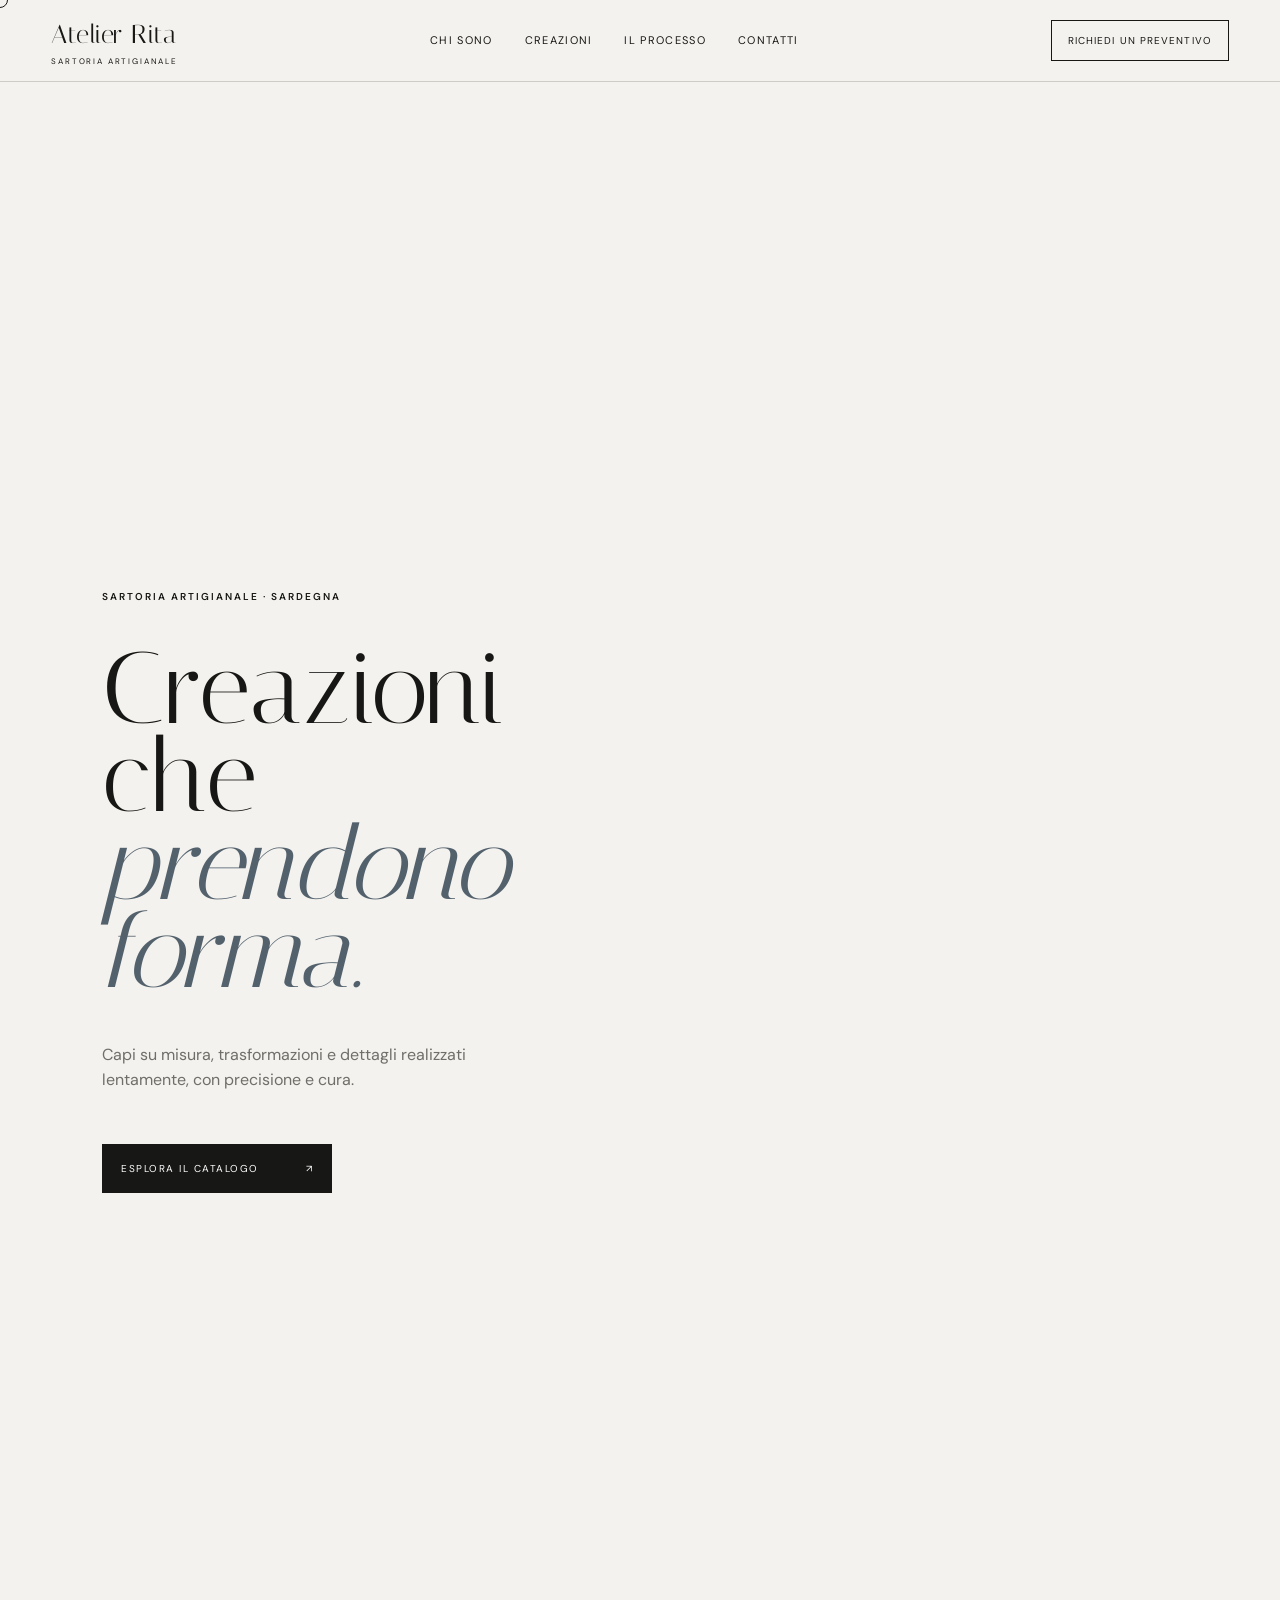
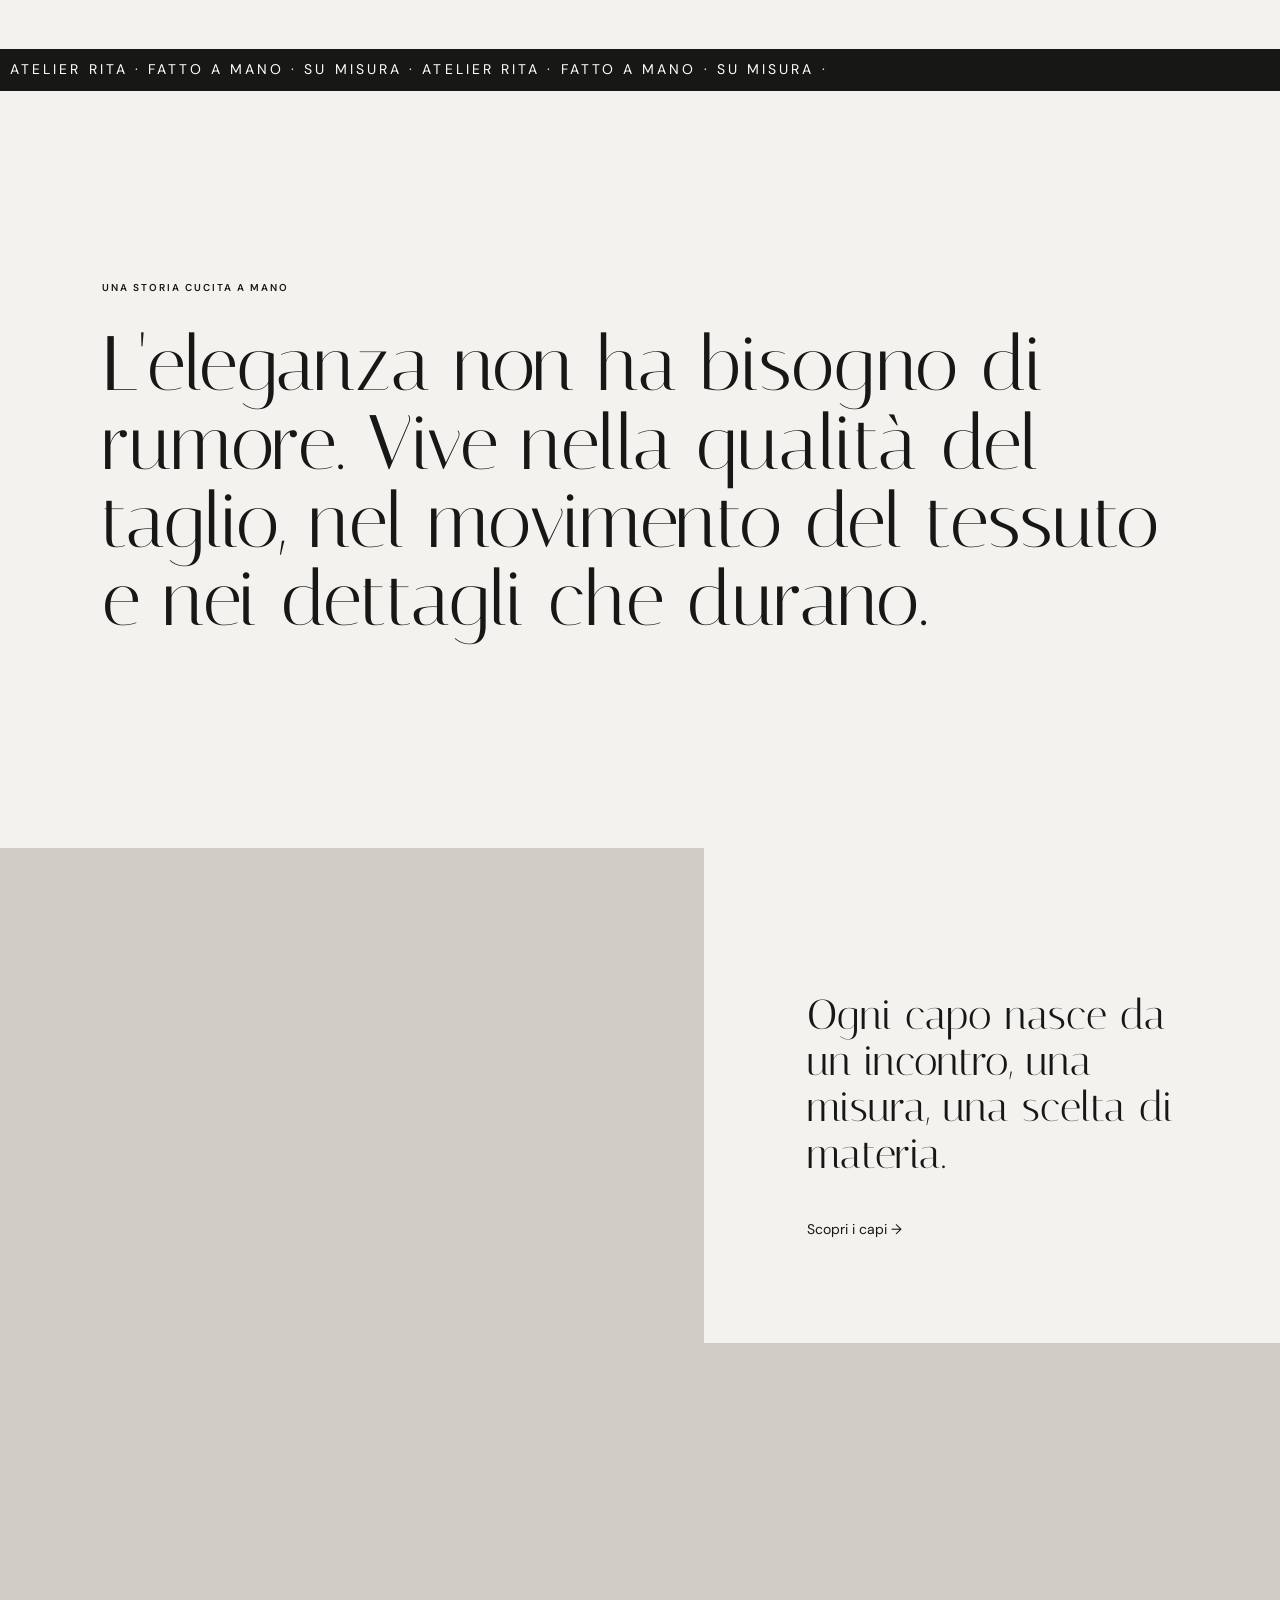
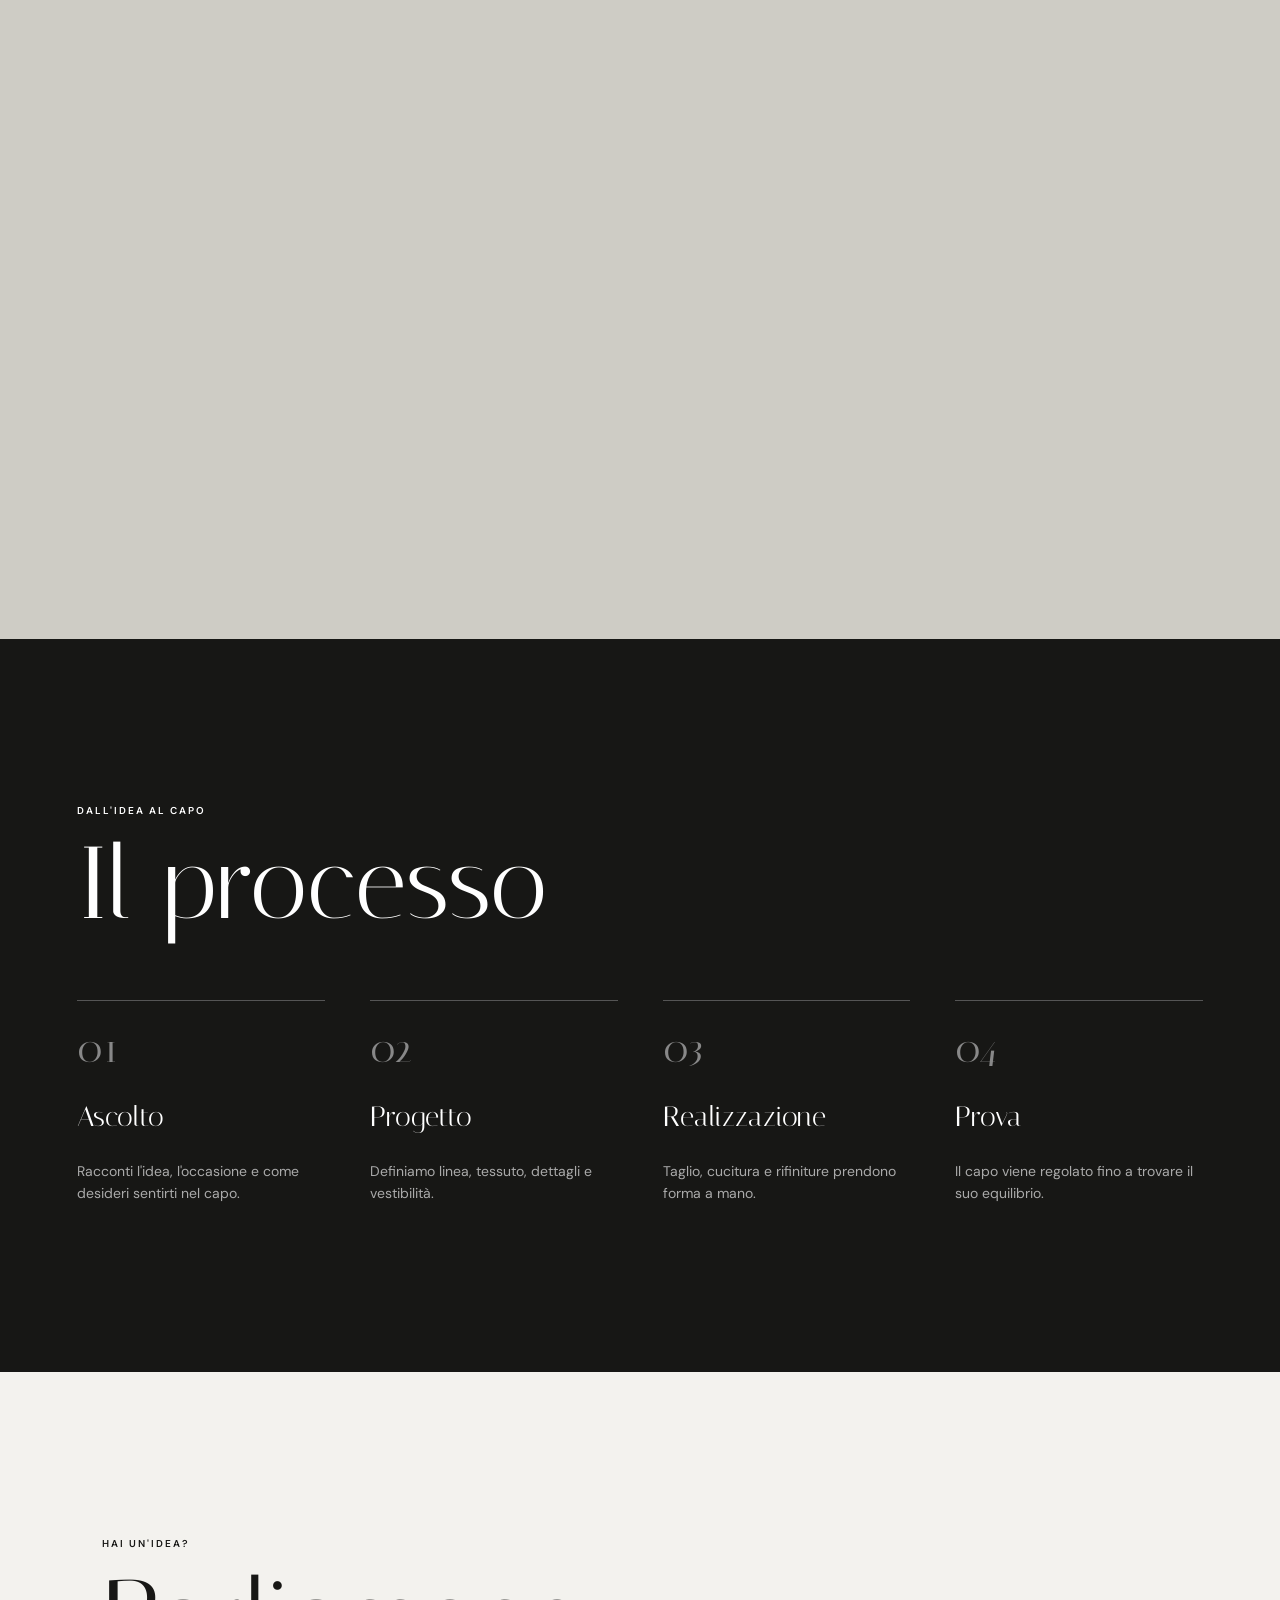
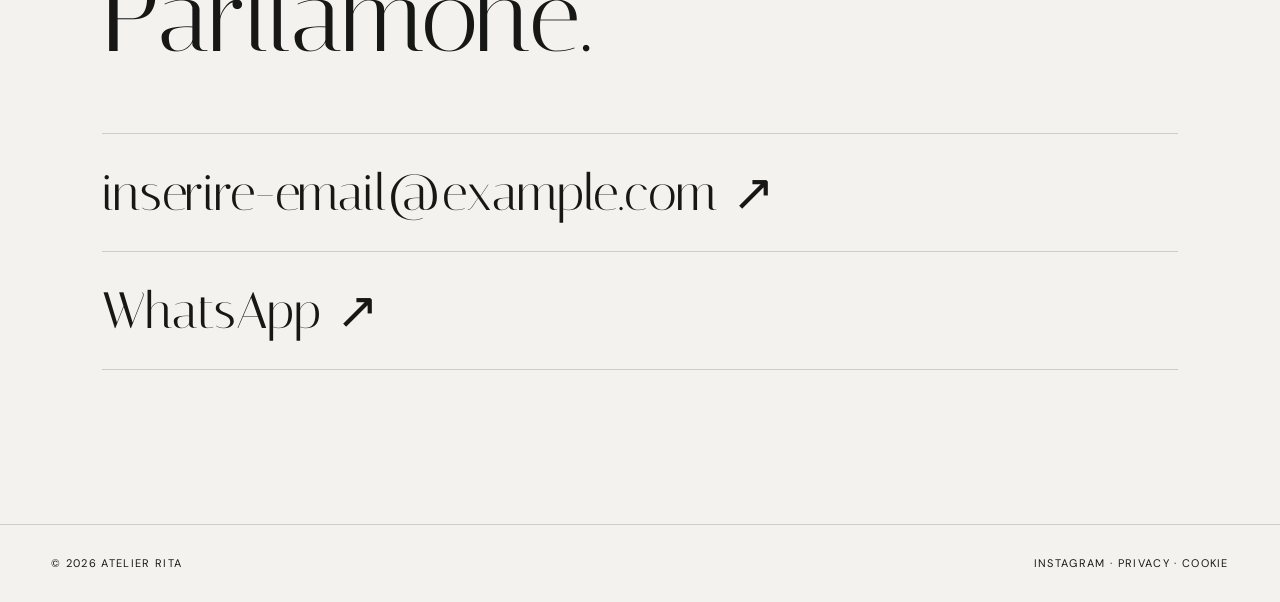
<file: index.html>
<!doctype html><html lang="it"><head><meta charset="utf-8"><meta name="viewport" content="width=device-width,initial-scale=1"><meta name="description" content="Atelier Rita, sartoria artigianale e creazioni su misura."><title>Atelier Rita | Sartoria artigianale</title><link rel="preconnect" href="https://fonts.googleapis.com"><link rel="preconnect" href="https://fonts.gstatic.com" crossorigin><link href="https://fonts.googleapis.com/css2?family=DM+Sans:wght@300;400;500;600&family=Italiana&display=swap" rel="stylesheet"><link rel="stylesheet" href="styles.css"></head><body>
<div class="cursor"></div><header class="topbar"><a class="brand" href="index.html">Atelier Rita<span>Sartoria artigianale</span></a><button class="menu" aria-label="Apri menu">Menu</button><nav><a href="#storia">Chi sono</a><a href="catalogo.html">Creazioni</a><a href="#processo">Il processo</a><a href="#contatti">Contatti</a></nav><a class="pill" href="#contatti">Richiedi un preventivo</a></header>
<main><section class="hero"><div class="hero-copy reveal"><p class="eyebrow">Sartoria artigianale · Sardegna</p><h1>Creazioni che<br><em>prendono forma.</em></h1><p class="lead">Capi su misura, trasformazioni e dettagli realizzati lentamente, con precisione e cura.</p><a class="cta" href="catalogo.html">Esplora il catalogo <span>↗</span></a></div><a href="catalogo.html" class="hero-media image-reveal"><img src="assets/images/hero.jpg" alt="Anteprima editoriale della collezione Atelier Rita"><span class="vertical">Scorri per scoprire</span></a><div class="marquee"><div>Atelier RITA · FATTO A MANO · SU MISURA · Atelier RITA · FATTO A MANO · SU MISURA ·</div></div></section>
<section class="manifesto" id="storia"><p class="eyebrow reveal">Una storia cucita a mano</p><h2 class="split reveal">L'eleganza non ha bisogno di rumore. Vive nella qualità del taglio, nel movimento del tessuto e nei dettagli che durano.</h2></section>
<section class="editorial-grid"><a class="tile tall image-reveal" href="catalogo.html"><img src="assets/images/look-1.jpg" alt="Creazione sartoriale"><span>01 · Creazioni</span></a><div class="tile text-card reveal"><p>Ogni capo nasce da un incontro, una misura, una scelta di materia.</p><a href="catalogo.html">Scopri i capi →</a></div><a class="tile image-reveal" href="catalogo.html"><img src="assets/images/look-2.jpg" alt="Dettaglio sartoriale"><span>02 · Dettagli</span></a><a class="tile wide image-reveal" href="catalogo.html"><img src="assets/images/look-3.jpg" alt="Abito in movimento"><span>03 · Movimento</span></a></section>
<section class="process" id="processo"><div class="section-head reveal"><p class="eyebrow">Dall'idea al capo</p><h2>Il processo</h2></div><div class="steps"><article class="reveal"><b>01</b><h3>Ascolto</h3><p>Racconti l'idea, l'occasione e come desideri sentirti nel capo.</p></article><article class="reveal"><b>02</b><h3>Progetto</h3><p>Definiamo linea, tessuto, dettagli e vestibilità.</p></article><article class="reveal"><b>03</b><h3>Realizzazione</h3><p>Taglio, cucitura e rifiniture prendono forma a mano.</p></article><article class="reveal"><b>04</b><h3>Prova</h3><p>Il capo viene regolato fino a trovare il suo equilibrio.</p></article></div></section>
<section class="contact" id="contatti"><div class="reveal"><p class="eyebrow">Hai un'idea?</p><h2>Parliamone.</h2></div><a class="big-link" href="mailto:inserire-email@example.com">inserire-email@example.com ↗</a><a class="big-link" href="#">WhatsApp ↗</a></section></main><footer><span>© 2026 Atelier Rita</span><span>Instagram · Privacy · Cookie</span></footer><script src="app.js"></script></body></html>
</file>
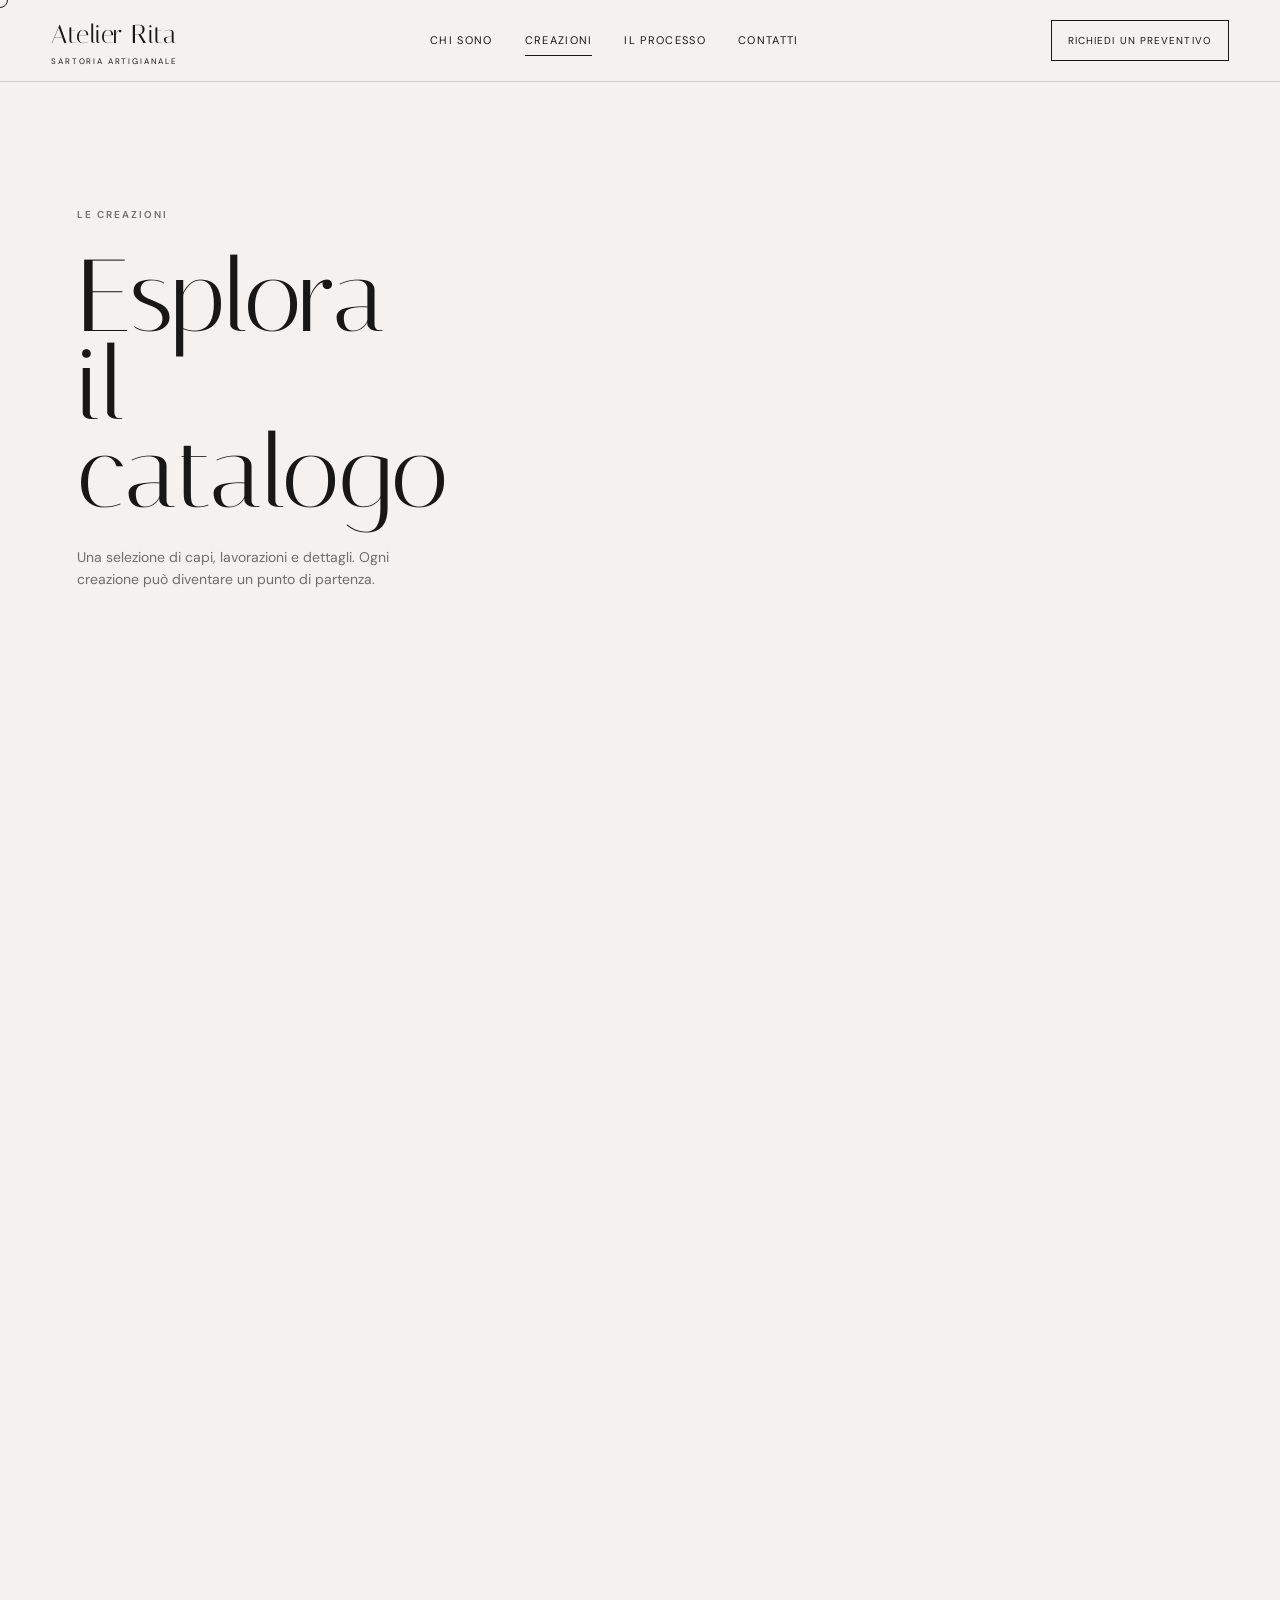
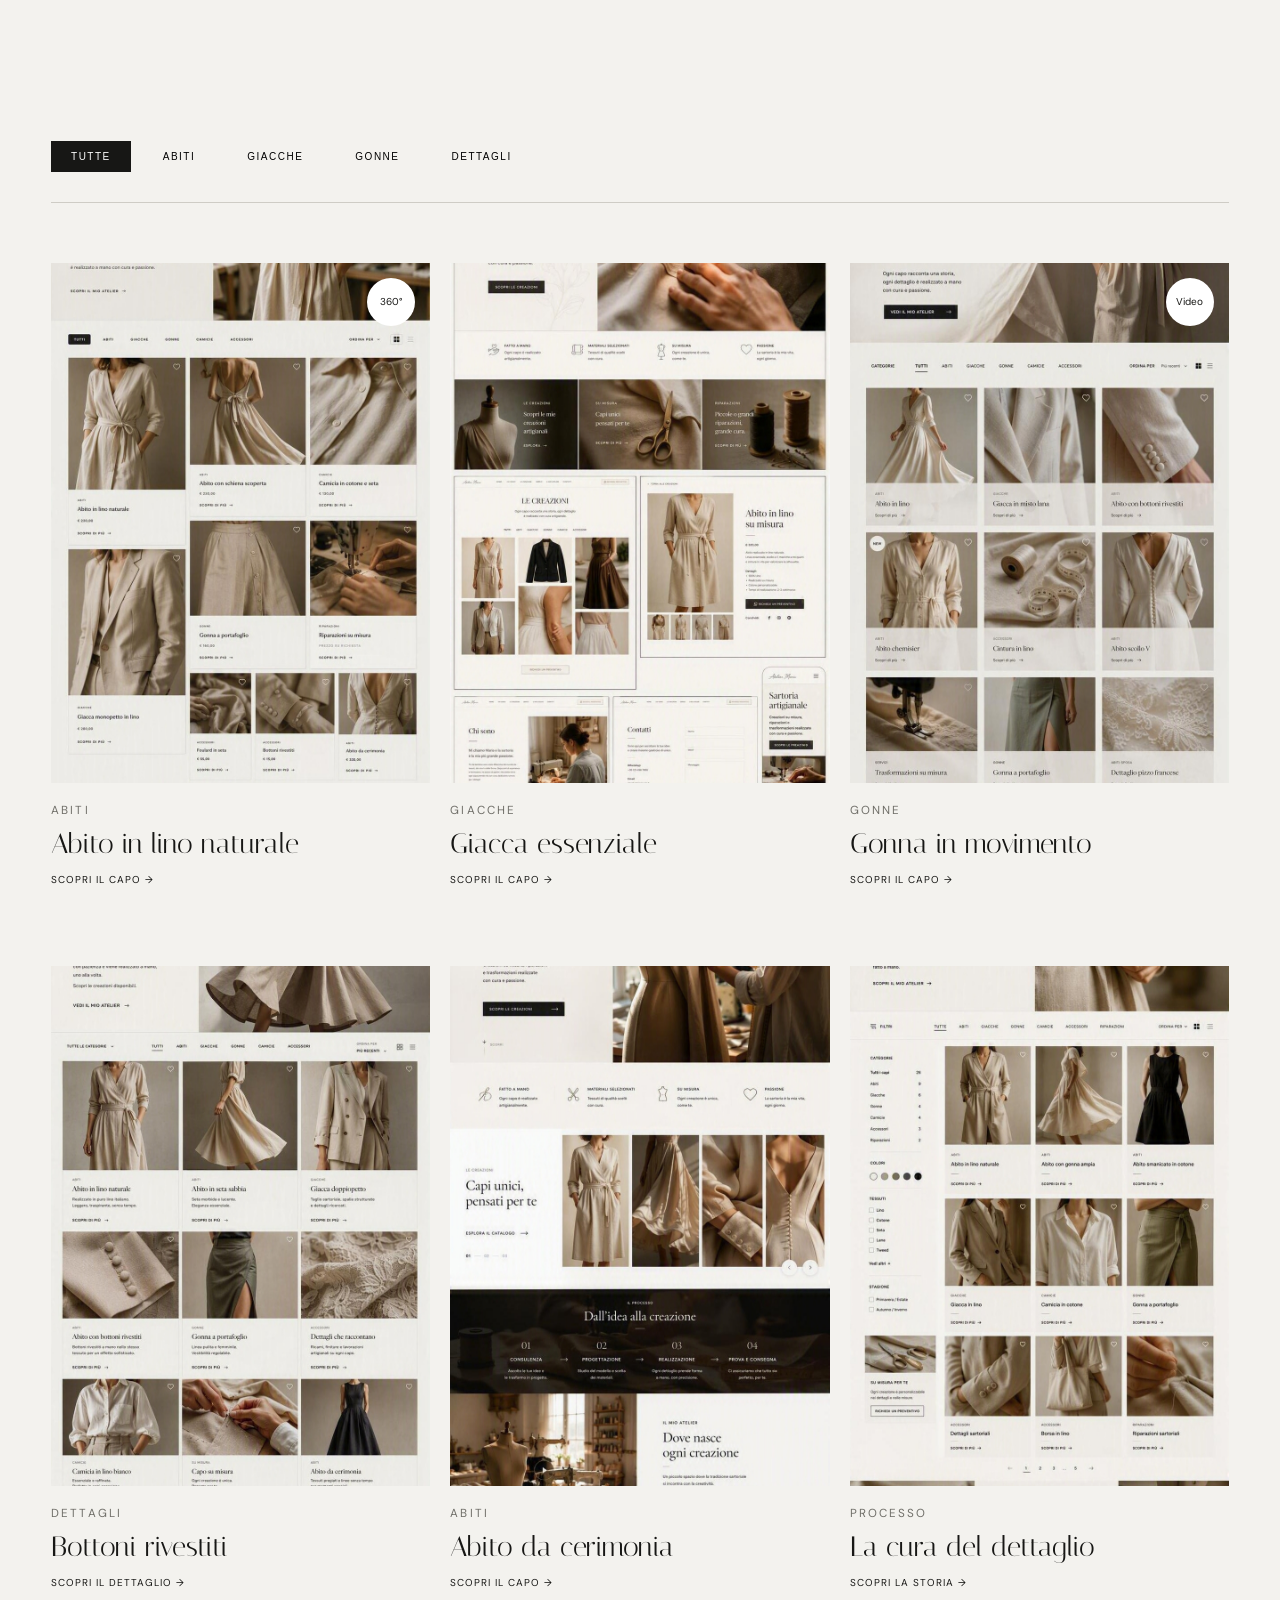
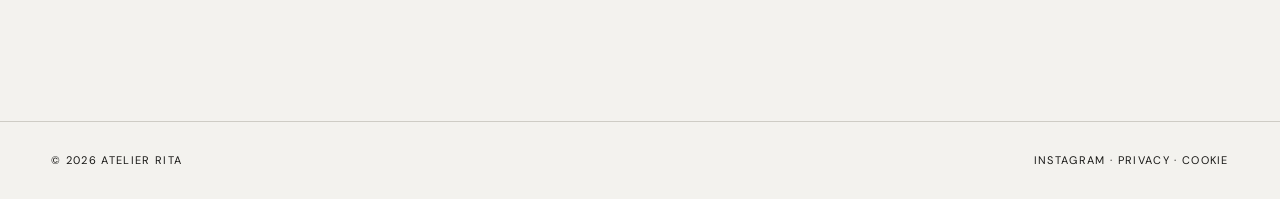
<file: catalogo.html>
<!doctype html><html lang="it"><head><meta charset="utf-8"><meta name="viewport" content="width=device-width,initial-scale=1"><title>Le creazioni | Atelier Rita</title><link rel="preconnect" href="https://fonts.googleapis.com"><link rel="preconnect" href="https://fonts.gstatic.com" crossorigin><link href="https://fonts.googleapis.com/css2?family=DM+Sans:wght@300;400;500;600&family=Italiana&display=swap" rel="stylesheet"><link rel="stylesheet" href="styles.css"></head><body><div class="cursor"></div><header class="topbar"><a class="brand" href="index.html">Atelier Rita<span>Sartoria artigianale</span></a><button class="menu" aria-label="Apri menu">Menu</button><nav><a href="index.html#storia">Chi sono</a><a class="active" href="catalogo.html">Creazioni</a><a href="index.html#processo">Il processo</a><a href="index.html#contatti">Contatti</a></nav><a class="pill" href="index.html#contatti">Richiedi un preventivo</a></header>
<main><section class="catalog-hero"><div class="reveal"><p class="eyebrow">Le creazioni</p><h1>Esplora<br>il catalogo</h1><p>Una selezione di capi, lavorazioni e dettagli. Ogni creazione può diventare un punto di partenza.</p></div><div class="image-reveal"><img src="assets/images/look-3.jpg" alt="Anteprima del catalogo sartoriale"></div></section>
<section class="catalog"><div class="filters" role="group" aria-label="Filtra le creazioni"><button class="filter active" data-filter="all">Tutte</button><button class="filter" data-filter="abiti">Abiti</button><button class="filter" data-filter="giacche">Giacche</button><button class="filter" data-filter="gonne">Gonne</button><button class="filter" data-filter="dettagli">Dettagli</button></div><div class="product-grid">
<a class="product reveal" data-category="abiti" href="prodotto.html"><div><img src="assets/images/look-1.jpg" alt="Abito in lino"><i>360°</i></div><small>Abiti</small><h2>Abito in lino naturale</h2><span>Scopri il capo →</span></a>
<a class="product reveal offset" data-category="giacche" href="prodotto.html"><div><img src="assets/images/look-2.jpg" alt="Giacca sartoriale"></div><small>Giacche</small><h2>Giacca essenziale</h2><span>Scopri il capo →</span></a>
<a class="product reveal" data-category="gonne" href="prodotto.html"><div><img src="assets/images/look-3.jpg" alt="Gonna in movimento"><i>Video</i></div><small>Gonne</small><h2>Gonna in movimento</h2><span>Scopri il capo →</span></a>
<a class="product reveal" data-category="dettagli" href="prodotto.html"><div><img src="assets/images/look-4.jpg" alt="Dettaglio sartoriale"></div><small>Dettagli</small><h2>Bottoni rivestiti</h2><span>Scopri il dettaglio →</span></a>
<a class="product reveal offset" data-category="abiti" href="prodotto.html"><div><img src="assets/images/look-5.jpg" alt="Abito da cerimonia"></div><small>Abiti</small><h2>Abito da cerimonia</h2><span>Scopri il capo →</span></a>
<a class="product reveal" data-category="dettagli" href="prodotto.html"><div><img src="assets/images/detail.jpg" alt="Lavorazione artigianale"></div><small>Processo</small><h2>La cura del dettaglio</h2><span>Scopri la storia →</span></a></div></section></main><footer><span>© 2026 Atelier Rita</span><span>Instagram · Privacy · Cookie</span></footer><script src="app.js"></script></body></html>
</file>
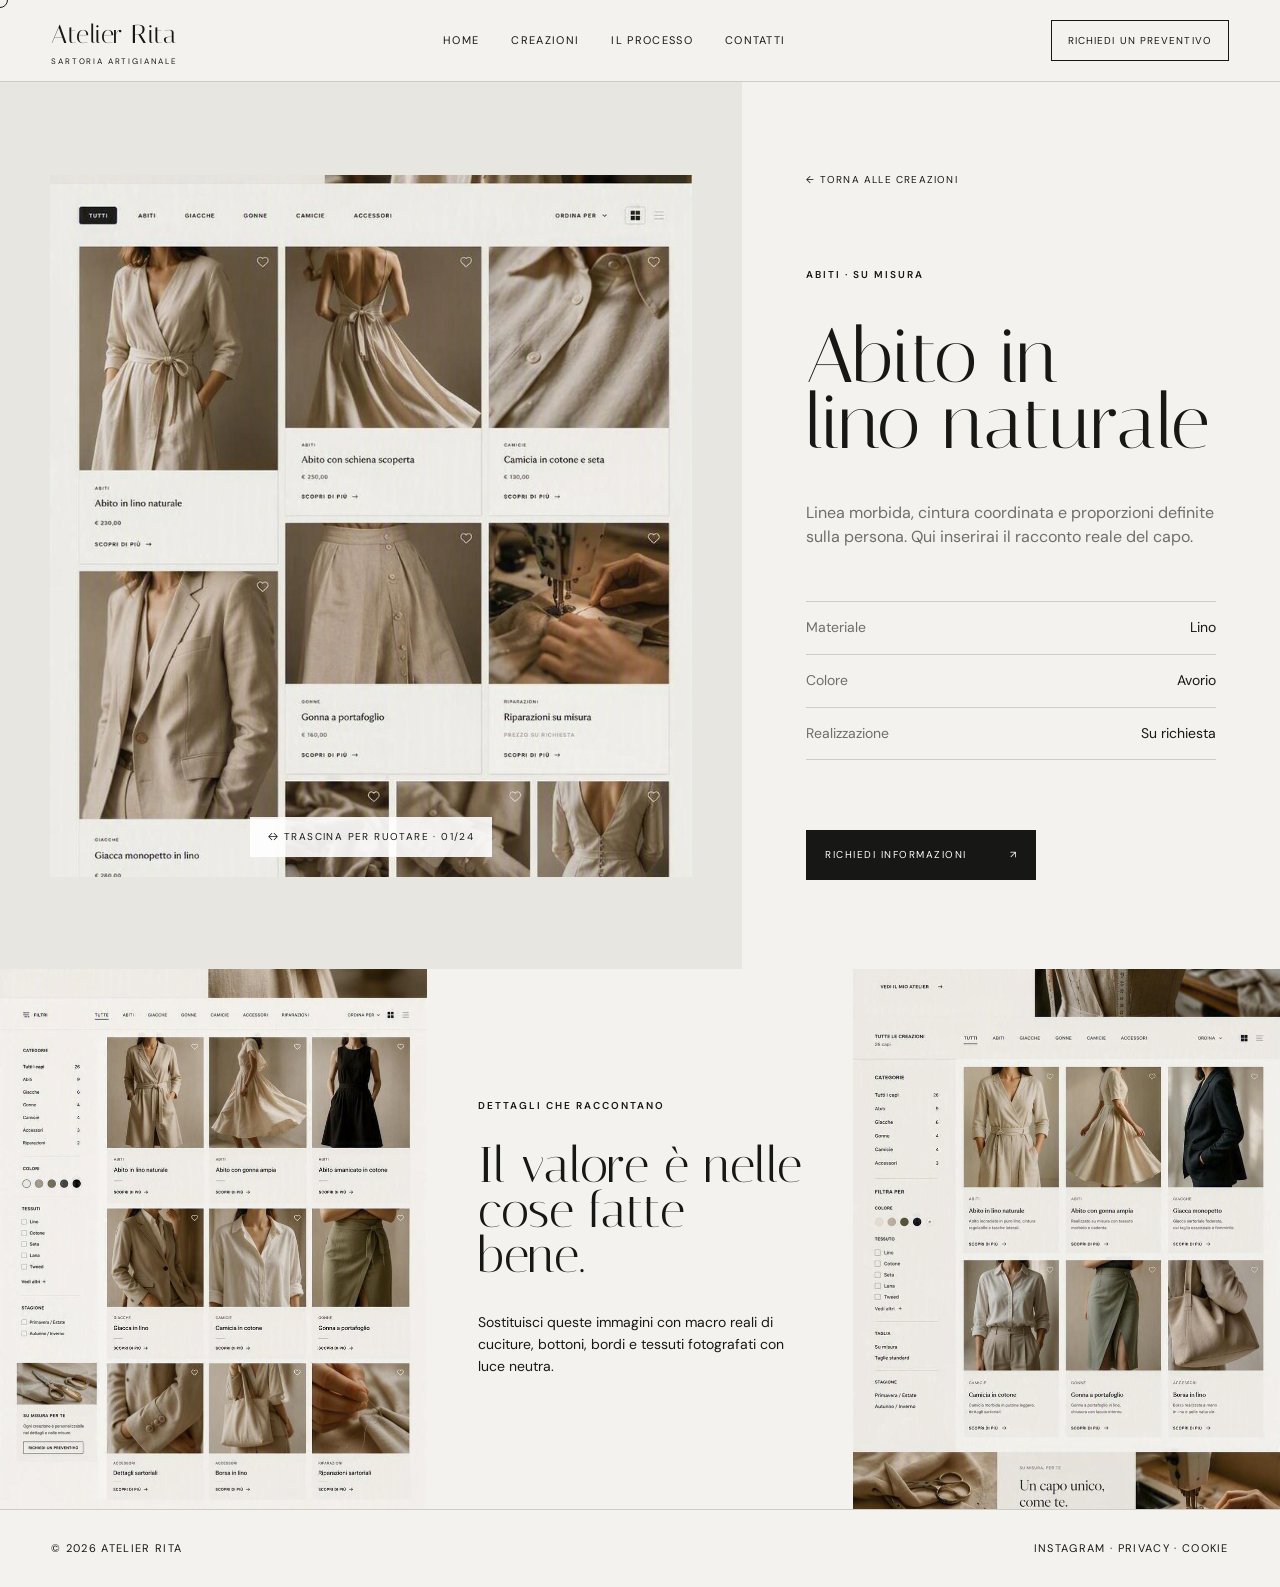
<file: prodotto.html>
<!doctype html><html lang="it"><head><meta charset="utf-8"><meta name="viewport" content="width=device-width,initial-scale=1"><title>Abito in lino | Atelier Rita</title><link rel="preconnect" href="https://fonts.googleapis.com"><link rel="preconnect" href="https://fonts.gstatic.com" crossorigin><link href="https://fonts.googleapis.com/css2?family=DM+Sans:wght@300;400;500;600&family=Italiana&display=swap" rel="stylesheet"><link rel="stylesheet" href="styles.css"></head><body><div class="cursor"></div><header class="topbar"><a class="brand" href="index.html">Atelier Rita<span>Sartoria artigianale</span></a><button class="menu" aria-label="Apri menu">Menu</button><nav><a href="index.html">Home</a><a href="catalogo.html">Creazioni</a><a href="index.html#processo">Il processo</a><a href="index.html#contatti">Contatti</a></nav><a class="pill" href="index.html#contatti">Richiedi un preventivo</a></header><main><section class="product-page"><div class="viewer-wrap"><div id="viewer360" class="viewer" data-frames="24" data-path="assets/360/abito-lino/frame-{n}.jpg"><img src="assets/360/abito-lino/frame-01.jpg" alt="Vista a 360 gradi dell'abito in lino" draggable="false"><div class="viewer-hint">↔ Trascina per ruotare · <span>01</span>/24</div></div></div><div class="product-copy reveal"><a href="catalogo.html" class="back">← Torna alle creazioni</a><p class="eyebrow">Abiti · Su misura</p><h1>Abito in<br>lino naturale</h1><p class="lead">Linea morbida, cintura coordinata e proporzioni definite sulla persona. Qui inserirai il racconto reale del capo.</p><dl><div><dt>Materiale</dt><dd>Lino</dd></div><div><dt>Colore</dt><dd>Avorio</dd></div><div><dt>Realizzazione</dt><dd>Su richiesta</dd></div></dl><a class="cta" href="index.html#contatti">Richiedi informazioni <span>↗</span></a></div></section><section class="detail-strip"><img src="assets/images/detail.jpg" alt="Dettaglio del tessuto"><div><p class="eyebrow">Dettagli che raccontano</p><h2>Il valore è nelle cose fatte bene.</h2><p>Sostituisci queste immagini con macro reali di cuciture, bottoni, bordi e tessuti fotografati con luce neutra.</p></div><img src="assets/images/process.jpg" alt="Lavorazione sartoriale"></section></main><footer><span>© 2026 Atelier Rita</span><span>Instagram · Privacy · Cookie</span></footer><script src="app.js"></script></body></html>
</file>
<file: styles.css>
:root{--ink:#171715;--paper:#f3f2ee;--line:#ceccc5;--muted:#6f6e68;--blue:#53616d}*{box-sizing:border-box}html{scroll-behavior:smooth}body{margin:0;background:var(--paper);color:var(--ink);font:14px/1.55 'DM Sans',sans-serif}body::selection{background:var(--ink);color:#fff}a{color:inherit;text-decoration:none}img{display:block;width:100%;height:100%;object-fit:cover}.topbar{position:sticky;top:0;z-index:50;height:82px;display:flex;align-items:center;justify-content:space-between;padding:0 4vw;border-bottom:1px solid var(--line);background:rgba(243,242,238,.88);backdrop-filter:blur(16px)}.brand{font-family:Italiana,serif;font-size:26px;letter-spacing:.02em}.brand span{display:block;font:8px 'DM Sans';text-transform:uppercase;letter-spacing:.23em}.topbar nav{display:flex;gap:32px;text-transform:uppercase;font-size:11px;letter-spacing:.12em}.topbar nav a{position:relative}.topbar nav a:after{content:"";position:absolute;left:0;right:100%;bottom:-7px;height:1px;background:var(--ink);transition:.4s}.topbar nav a:hover:after,.topbar nav a.active:after{right:0}.pill{border:1px solid var(--ink);padding:12px 16px;text-transform:uppercase;font-size:10px;letter-spacing:.11em;transition:.3s}.pill:hover,.cta:hover{background:var(--ink);color:#fff}.menu{display:none;background:none;border:0}.hero{min-height:calc(100vh - 82px);display:grid;grid-template-columns:42% 58%;position:relative;overflow:hidden}.hero-copy{padding:9vw 5vw 9vw 8vw;display:flex;flex-direction:column;justify-content:center}.eyebrow{text-transform:uppercase;letter-spacing:.2em;font-size:10px;font-weight:600}.hero h1,.catalog-hero h1,.product-copy h1{font:clamp(62px,8vw,130px)/.86 Italiana,serif;margin:30px 0}.hero h1 em{font-style:italic;color:var(--blue)}.lead{max-width:480px;color:var(--muted);font-size:16px}.cta{display:flex;align-items:center;justify-content:space-between;width:max-content;min-width:230px;margin-top:35px;padding:16px 18px;background:var(--ink);color:white;text-transform:uppercase;font-size:10px;letter-spacing:.15em;border:1px solid var(--ink);transition:.3s}.hero-media{position:relative;overflow:hidden}.hero-media img{transition:transform 1.4s cubic-bezier(.2,.8,.2,1)}.hero-media:hover img{transform:scale(1.025)}.vertical{position:absolute;right:18px;bottom:28px;color:#fff;writing-mode:vertical-rl;text-transform:uppercase;font-size:9px;letter-spacing:.25em}.marquee{position:absolute;bottom:0;left:0;right:0;overflow:hidden;background:var(--ink);color:#fff;padding:10px;text-transform:uppercase;letter-spacing:.22em}.marquee div{white-space:nowrap;animation:marquee 18s linear infinite}@keyframes marquee{to{transform:translateX(-50%)}}.manifesto{padding:14vw 8vw}.manifesto h2{max-width:1150px;font:clamp(42px,6vw,90px)/1.02 Italiana,serif;margin:30px 0}.editorial-grid{display:grid;grid-template-columns:1.1fr .9fr;gap:1px;background:var(--line)}.tile{min-height:55vh;position:relative;overflow:hidden;background:var(--paper)}.tile img{transition:transform 1.2s}.tile:hover img{transform:scale(1.035)}.tile span{position:absolute;left:25px;bottom:20px;color:#fff;text-transform:uppercase;font-size:10px;letter-spacing:.2em}.tile.tall{grid-row:span 2;min-height:110vh}.tile.wide{grid-column:2}.text-card{display:flex;flex-direction:column;justify-content:center;padding:8vw}.text-card p{font:42px/1.1 Italiana,serif}.process{padding:12vw 6vw;background:var(--ink);color:#fff}.section-head h2,.contact h2,.detail-strip h2{font:clamp(55px,8vw,110px)/.9 Italiana,serif;margin:20px 0 70px}.steps{display:grid;grid-template-columns:repeat(4,1fr);gap:45px}.steps article{border-top:1px solid #555;padding-top:24px}.steps b{font:40px Italiana;color:#888}.steps h3{font:28px Italiana}.steps p{color:#aaa}.contact{padding:12vw 8vw}.big-link{display:block;font:clamp(28px,4vw,60px) Italiana;border-top:1px solid var(--line);padding:28px 0}.big-link:last-child{border-bottom:1px solid var(--line)}footer{display:flex;justify-content:space-between;padding:30px 4vw;border-top:1px solid var(--line);font-size:11px;text-transform:uppercase;letter-spacing:.12em}.catalog-hero{display:grid;grid-template-columns:42% 58%;min-height:70vh}.catalog-hero>div:first-child{padding:9vw 6vw}.catalog-hero h1{margin-bottom:30px}.catalog-hero p{max-width:360px;color:var(--muted)}.catalog-hero>div:last-child{overflow:hidden}.catalog{padding:30px 4vw 10vw}.filters{display:flex;gap:12px;border-bottom:1px solid var(--line);padding:20px 0 30px;position:sticky;top:82px;background:var(--paper);z-index:20}.filter{border:0;background:none;padding:10px 20px;text-transform:uppercase;font-size:10px;letter-spacing:.15em;cursor:pointer}.filter.active{background:var(--ink);color:#fff}.product-grid{display:grid;grid-template-columns:repeat(3,1fr);gap:6vw 20px;padding-top:60px}.product{transition:opacity .4s,transform .4s}.product.hidden{opacity:0;transform:scale(.96);display:none}.product.offset{transform:translateY(80px)}.product>div{height:520px;position:relative;overflow:hidden}.product img{transition:transform .9s}.product:hover img{transform:scale(1.035)}.product i{position:absolute;right:15px;top:15px;background:#fff;border-radius:50%;width:48px;height:48px;display:grid;place-items:center;font-style:normal;font-size:10px}.product small{display:block;margin-top:18px;text-transform:uppercase;letter-spacing:.18em;color:var(--muted)}.product h2{font:28px Italiana;margin:8px 0}.product span{text-transform:uppercase;font-size:10px;letter-spacing:.1em}.product-page{min-height:calc(100vh - 82px);display:grid;grid-template-columns:58% 42%}.viewer-wrap{background:#e8e6e0;display:grid;place-items:center;padding:50px}.viewer{width:min(100%,720px);height:78vh;position:relative;cursor:ew-resize;touch-action:none;overflow:hidden}.viewer-hint{position:absolute;left:50%;bottom:20px;transform:translateX(-50%);padding:12px 18px;background:rgba(255,255,255,.9);font-size:10px;text-transform:uppercase;letter-spacing:.14em;white-space:nowrap}.product-copy{padding:7vw 5vw;display:flex;flex-direction:column;justify-content:center}.back{margin-bottom:70px;text-transform:uppercase;font-size:10px;letter-spacing:.12em}.product-copy h1{font-size:clamp(58px,6vw,94px)}dl{margin:35px 0;border-top:1px solid var(--line)}dl div{display:flex;justify-content:space-between;border-bottom:1px solid var(--line);padding:15px 0}dt{color:var(--muted)}.detail-strip{display:grid;grid-template-columns:1fr 1fr 1fr;align-items:stretch}.detail-strip img{height:60vh}.detail-strip>div{padding:6vw 4vw;display:flex;flex-direction:column;justify-content:center}.detail-strip h2{font-size:50px;margin:20px 0}.reveal{opacity:0;transform:translateY(45px);transition:opacity .9s,transform .9s cubic-bezier(.2,.8,.2,1)}.reveal.visible{opacity:1;transform:none}.image-reveal{clip-path:inset(0 0 100% 0);transition:clip-path 1.2s cubic-bezier(.2,.8,.2,1)}.image-reveal.visible{clip-path:inset(0)}.cursor{position:fixed;width:16px;height:16px;border:1px solid var(--ink);border-radius:50%;pointer-events:none;z-index:99;transform:translate(-50%,-50%);transition:width .2s,height .2s;display:none}@media(pointer:fine){.cursor{display:block}}@media(max-width:900px){.topbar{height:70px}.topbar nav,.topbar>.pill{display:none}.menu{display:block}.hero,.catalog-hero,.product-page{grid-template-columns:1fr}.hero-copy{padding:18vw 7vw 12vw}.hero-media{height:65vh}.manifesto{padding:25vw 7vw}.editorial-grid{grid-template-columns:1fr}.tile.tall{min-height:80vh}.tile.wide{grid-column:auto}.steps{grid-template-columns:1fr 1fr}.catalog-hero>div:first-child{padding:20vw 7vw 12vw}.catalog-hero>div:last-child{height:55vh}.filters{top:70px;overflow:auto}.product-grid{grid-template-columns:1fr 1fr}.product.offset{transform:none}.product>div{height:55vw}.viewer-wrap{padding:20px}.viewer{height:65vh}.detail-strip{grid-template-columns:1fr}.detail-strip img{height:55vh}}@media(max-width:560px){.hero h1,.catalog-hero h1{font-size:58px}.steps,.product-grid{grid-template-columns:1fr}.product>div{height:125vw}.detail-strip h2{font-size:40px}.contact{padding:25vw 7vw}footer{gap:20px;flex-direction:column}}@media(prefers-reduced-motion:reduce){*{scroll-behavior:auto!important;animation:none!important;transition:none!important}.reveal{opacity:1;transform:none}.image-reveal{clip-path:none}}
</file>
